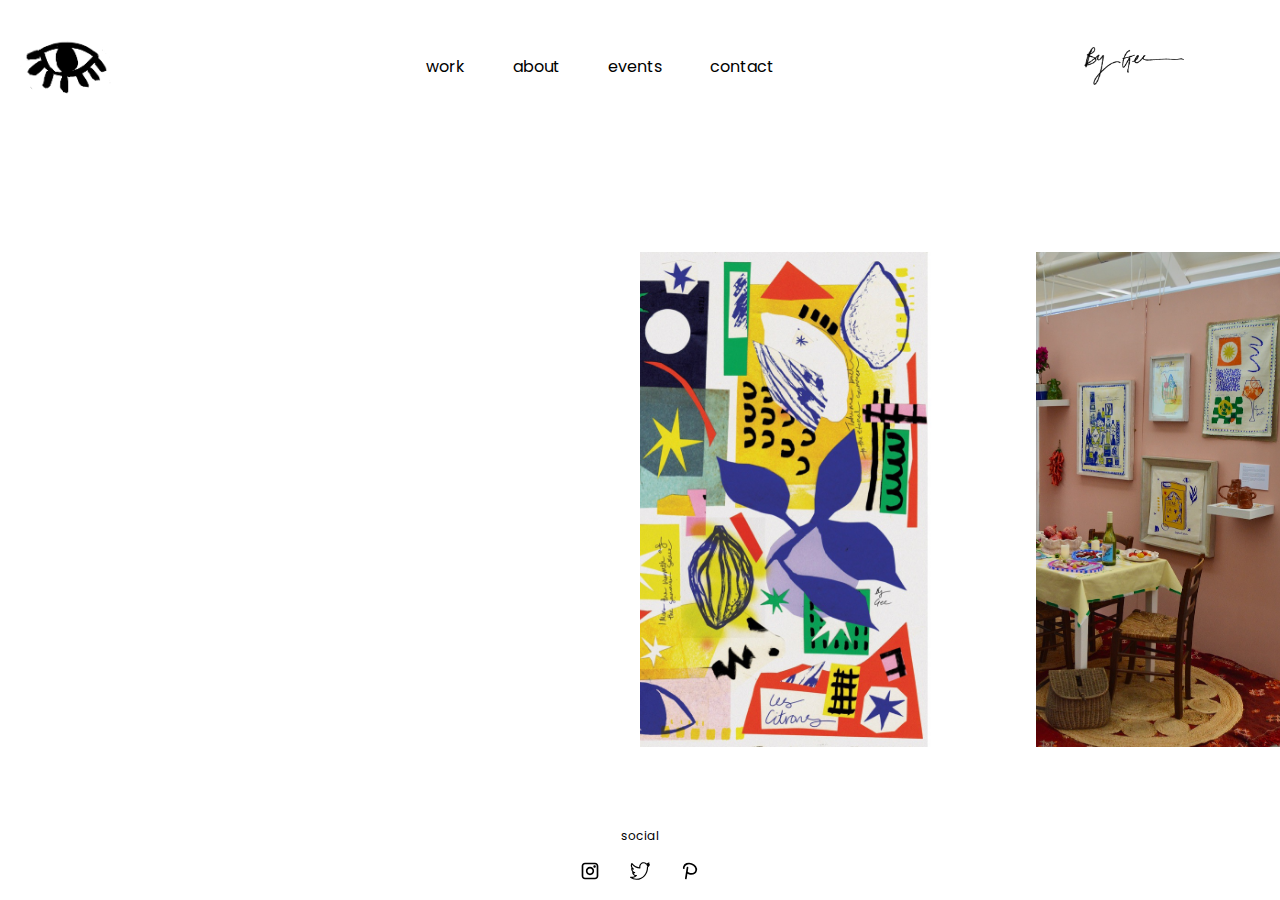
<file: index.html>
<!DOCTYPE html>
<html lang="en">
<head>
  <meta charset="UTF-8">
  <link rel="stylesheet" href="style.css">
  <link rel="icon" href="images/logo-black.svg" type="image/x-icon">
  <meta name="viewport" content="width=device-width, initial-scale=1.0">
  <title>madebygee | work</title>
</head>

<body>

  <nav>
    <div class="nav-logo">
        <img src="images/logo-black.png" alt="logo"/>
    </div>

    <ul class="nav-links">
      <li class="link"><a href="index.html">work</a></li>
      <li class="link"><a href="about.html">about</a></li>
      <li class="link"><a href="events.html">events</a></li>
      <li class="link"><a href="contact.html">contact</a></li>
    </ul>

    <div class="nav-logo">
        <img src="images/by-gee.png" alt="signature"/>
    </div>
  </nav>


  <div>
    <div id="image-track" data-mouse-down-at="0" data-prev-percentage="0">
      <!-- <img class="image" src="https://images.unsplash.com/photo-1524781289445-ddf8f5695861?ixlib=rb-4.0.3&ixid=MnwxMjA3fDB8MHxwaG90by1wYWdlfHx8fGVufDB8fHx8&auto=format&fit=crop&w=1770&q=80" alt="image" draggable="false" />
      <img class="image" src="https://images.unsplash.com/photo-1610194352361-4c81a6a8967e?ixlib=rb-4.0.3&ixid=MnwxMjA3fDB8MHxwaG90by1wYWdlfHx8fGVufDB8fHx8&auto=format&fit=crop&w=1674&q=80" alt="image" draggable="false" />
      <img class="image" src="https://images.unsplash.com/photo-1618202133208-2907bebba9e1?ixlib=rb-4.0.3&ixid=MnwxMjA3fDB8MHxwaG90by1wYWdlfHx8fGVufDB8fHx8&auto=format&fit=crop&w=1770&q=80" alt="image" draggable="false" />
      <img class="image" src="https://images.unsplash.com/photo-1495805442109-bf1cf975750b?ixlib=rb-4.0.3&ixid=MnwxMjA3fDB8MHxwaG90by1wYWdlfHx8fGVufDB8fHx8&auto=format&fit=crop&w=1770&q=80" alt="image" draggable="false" />
      <img class="image" src="https://images.unsplash.com/photo-1548021682-1720ed403a5b?ixlib=rb-4.0.3&ixid=MnwxMjA3fDB8MHxwaG90by1wYWdlfHx8fGVufDB8fHx8&auto=format&fit=crop&w=1770&q=80" alt="image" draggable="false" />
      <img class="image" src="https://images.unsplash.com/photo-1496753480864-3e588e0269b3?ixlib=rb-4.0.3&ixid=MnwxMjA3fDB8MHxwaG90by1wYWdlfHx8fGVufDB8fHx8&auto=format&fit=crop&w=2134&q=80" alt="image" draggable="false" />
      <img class="image" src="https://images.unsplash.com/photo-1613346945084-35cccc812dd5?ixlib=rb-4.0.3&ixid=MnwxMjA3fDB8MHxwaG90by1wYWdlfHx8fGVufDB8fHx8&auto=format&fit=crop&w=1759&q=80" alt="image" draggable="false" />
      <img class="image" src="https://images.unsplash.com/photo-1516681100942-77d8e7f9dd97?ixlib=rb-4.0.3&ixid=MnwxMjA3fDB8MHxwaG90by1wYWdlfHx8fGVufDB8fHx8&auto=format&fit=crop&w=1770&q=80" alt="image" draggable="false" /> -->

  
      <img class="image" src="images/image1.jpg" draggable="false" />
      <img class="image" src="images/image3.jpg" draggable="false" />
      <img class="image" src="images/image2.jpg" draggable="false" />
      <img class="image" src="images/image4.jpg" draggable="false" />
      <img class="image" src="images/image8.jpg" draggable="false" />
      <img class="image" src="images/image5.jpg" draggable="false" />
      <img class="image" src="images/image6.jpg" draggable="false" />
      <img class="image" src="images/image9.jpg" draggable="false" />
     
    </div>
  </div>

  <!-- Pop-up gallery -->
  <!-- <div class="popup" id="popup">
    <span class="popup-close" id="popup-close">×</span>
    <img class="popup-image" id="popup-image" alt="">
    <span class="popup-prev popup-nav" id="popup-prev">◄</span>
    <span class="popup-next popup-nav" id="popup-next">►</span>
  </div> -->

  <footer>
    <div class="footer-content">

      <div class="social-media-text">social</div>
      <div class="social-media-links">
        <a href="https://www.instagram.com/made__by__gee/" target="_blank" ><img src="images/insta.svg" alt="Instagram"></a>
        <a href="#" target="_blank"><img src="images/twitter.svg" alt="Twitter"></a>
        <a href="#" target="_blank"><img src="images/pinterest.svg" alt="Pinterest"></a>
      </div>
    </div>
  </footer>

  <!-- Pop-up container -->
  <!-- <div id="popup" class="popup">
    <div class="popup-content">
        <div class="close-icon" id="closePopup"></div>
        <img src="images/invitation1.png"/>
    </div>
  </div> -->
    
  <script src="script.js"></script>
</body>
</html>
</file>
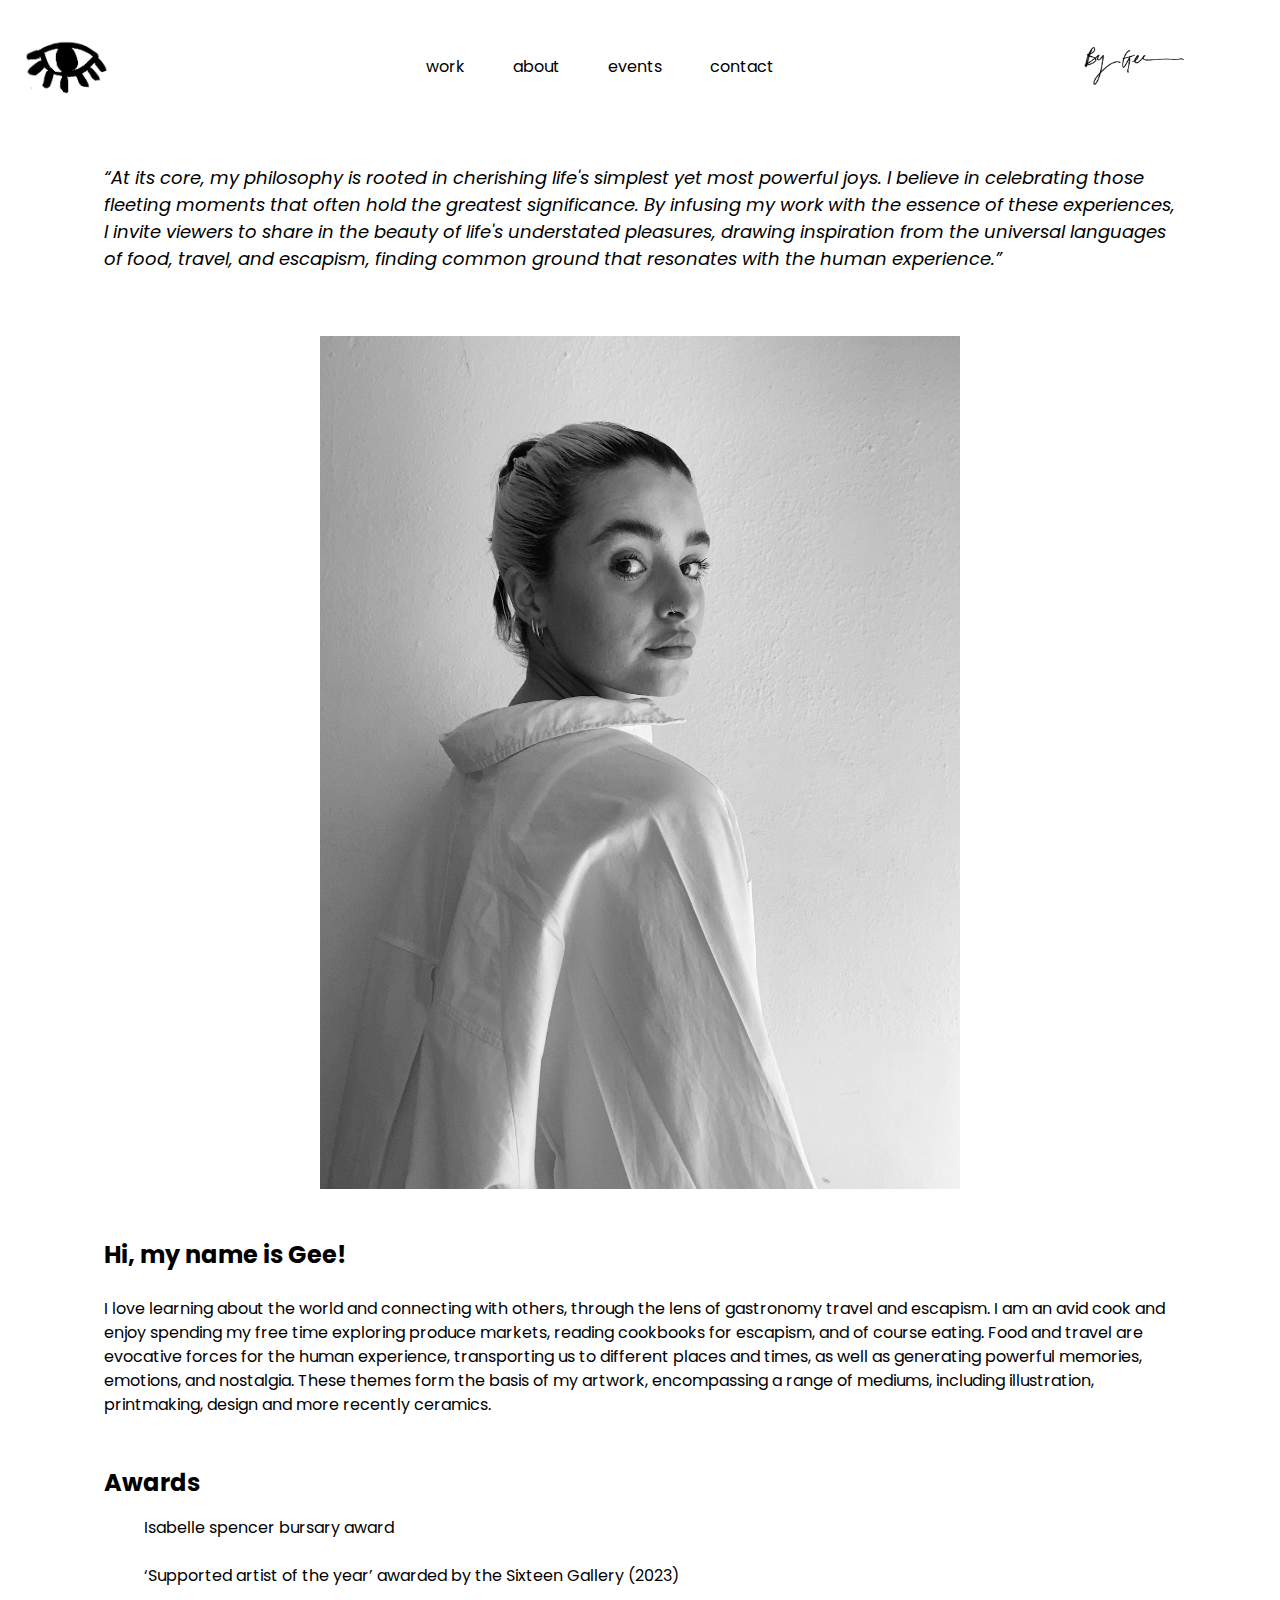
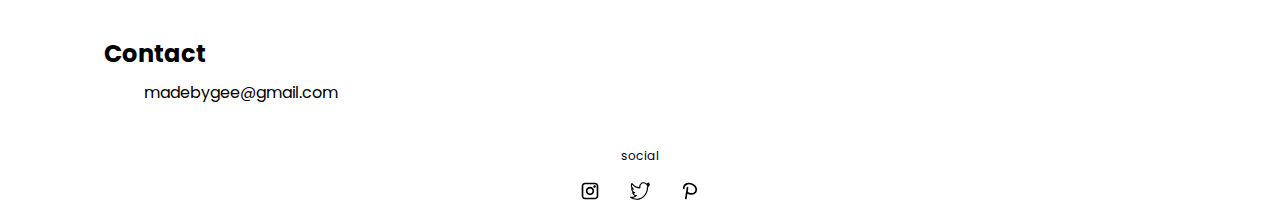
<file: about.html>
<!DOCTYPE html>
<html lang="en">
<head>
  <meta charset="UTF-8">
  <link rel="stylesheet" href="style.css">
  <link rel="icon" href="images/logo-black.svg" type="image/x-icon">
  <meta name="viewport" content="width=device-width, initial-scale=1.0">
  <title>aboutgee</title>
</head>

<body>

  <nav>
    <div class="nav-logo">
      <a href="#">
        <img src="images/logo-black.png" alt="logo" />
      </a>
    </div>

    <ul class="nav-links">
      <li class="link"><a href="index.html">work</a></li>
      <li class="link"><a href="about.html">about</a></li>
      <li class="link"><a href="events.html">events</a></li>
      <li class="link"><a href="contact.html">contact</a></li>
    </ul>

    <div class="nav-logo">
      <a href="#">
        <img src="images/by-gee.png" alt="signature"/>
      </a>
    </div>

  </nav>

  <header class="container">
    <div class="content">
      <p>“At its core, my philosophy is rooted in cherishing life's simplest yet most powerful joys. I believe in celebrating those fleeting moments that often hold the greatest significance. By infusing my work with the essence of these experiences, I invite viewers to share in the beauty of life's understated pleasures, drawing inspiration from the universal languages of food, travel, and escapism, finding common ground that resonates with the human experience.”</p>
    </div>
  </header>

  <main class="container">
    <section class="about">
        <div class="about-image">
            <img src="images/gee.jpg" alt="The artist herself">
        </div>

        <div class="about-text">
            <h2>Hi, my name is Gee!</h2>
            <br>
            <p>
              I love learning about the world and connecting with others, through the lens of gastronomy travel and escapism. I am an avid cook and enjoy spending my free time exploring produce markets, reading cookbooks for escapism, and of course eating. Food and travel are evocative forces for the human experience, transporting us to different places and times, as well as generating powerful memories, emotions, and nostalgia. These themes form the basis of my artwork, encompassing a range of mediums, including illustration, printmaking, design and more recently ceramics. 
              </p>
        </div>
    </section>
    <section class="awards">
        <h2 class="awards-header">Awards</h2>
        <ul>
            <li class="indent">Isabelle spencer bursary award </li>
            <li><br></li>
            <li class="indent">‘Supported artist of the year’ awarded by the Sixteen Gallery (2023) </li>
        </ul>
    </section>
    <section class="contact-about">
        <h2>Contact</h2>
        <ul>
            <li><a href="mailto:madebygee@gmail.com?subject=Inquiry&body=Hello%20Gee,">madebygee@gmail.com</a></li>
            <!-- <li class="indent">@madebygee</li> -->
            <!-- Add more contact information as needed -->
        </ul>
    </section>
  </main>

  <footer>
    <div class="footer-content">

      <div class="social-media-text">social</div>
      <div class="social-media-links">
        <a href="https://www.instagram.com/made__by__gee/" target="_blank" ><img src="images/insta.svg" alt="Instagram"></a>
        <a href="#" target="_blank"><img src="images/twitter.svg" alt="Twitter"></a>
        <a href="#" target="_blank"><img src="images/pinterest.svg" alt="Pinterest"></a>
      </div>
    </div>
  </footer>

  <script src="script.js"></script>
  
</body>
</html>
</file>
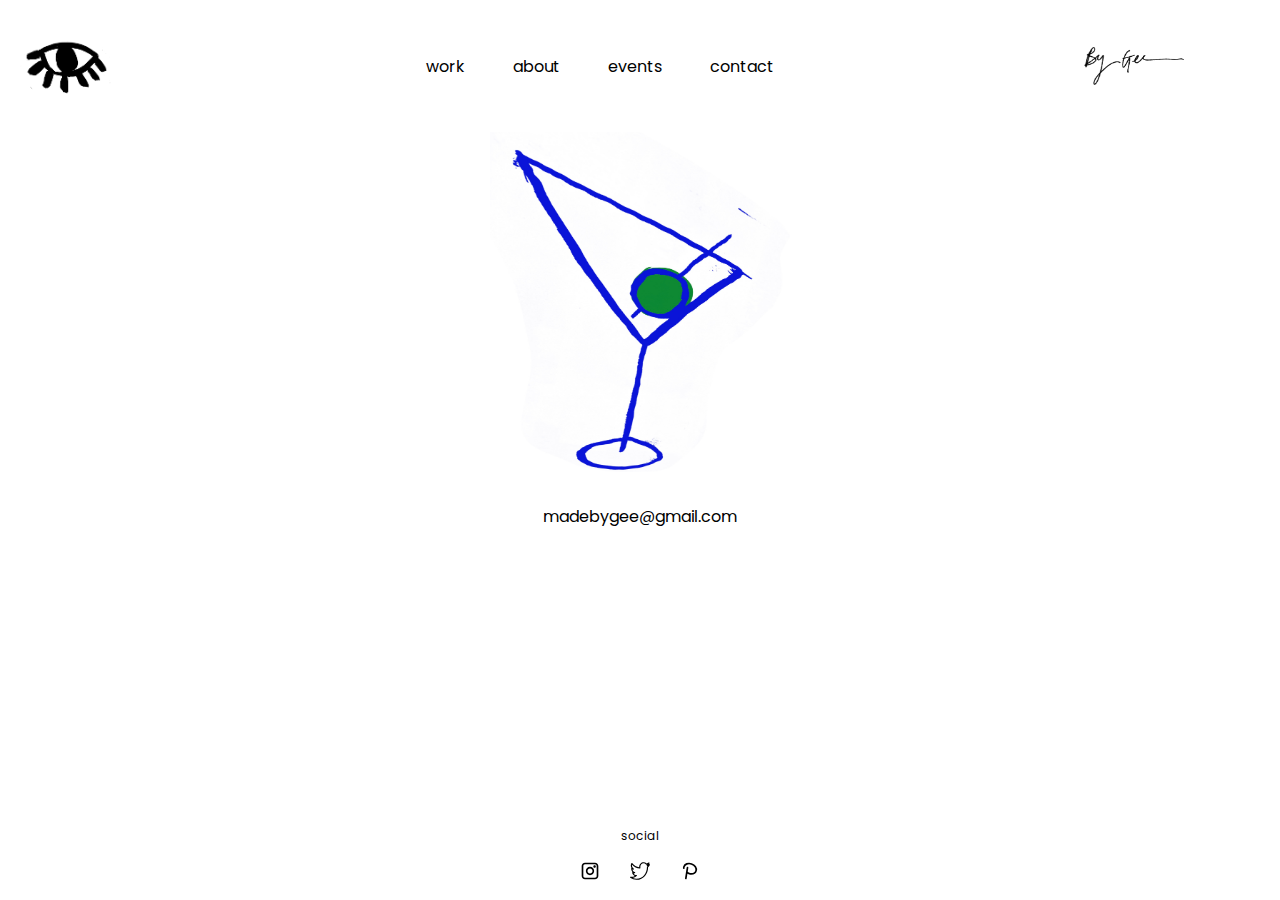
<file: contact.html>
<!DOCTYPE html>
<html lang="en">
<head>
    <meta charset="UTF-8">
    <link rel="stylesheet" href="style.css">
    <link rel="icon" href="images/logo-black.svg" type="image/x-icon">
    <meta name="viewport" content="width=device-width, initial-scale=1.0">
    <title>madebygee | contact</title>
</head>
<body>
  <nav>
    <div class="nav-logo">
      <img src="images/logo-black.png" alt="logo"/>
    </div>

    <ul class="nav-links">
      <li class="link"><a href="index.html">work</a></li>
      <li class="link"><a href="about.html">about</a></li>
      <li class="link"><a href="events.html">events</a></li>
      <li class="link"><a href="contact.html">contact</a></li>
    </ul>

    <div class="nav-logo">
      <img src="images/by-gee.png" alt="signature"/>
    </div>
  </nav>

    <div class="contact-container">
      <div class="center-content">
  
        <img src="images/cocktail.png" alt="cocktail"/>


        <a href="mailto:madebygee@gmail.com?subject=Inquiry&body=Hello%20Gee,">madebygee@gmail.com</a>

      </div>
    </div>



  <footer>
    <div class="footer-content">

      <div class="social-media-text">social</div>
      <div class="social-media-links">
        <a href="https://www.instagram.com/made__by__gee/" target="_blank" ><img src="images/insta.svg" alt="Instagram"></a>
        <a href="#" target="_blank"><img src="images/twitter.svg" alt="Twitter"></a>
        <a href="#" target="_blank"><img src="images/pinterest.svg" alt="Pinterest"></a>
      </div>
    </div>
  </footer>

</body>
</html>
</file>
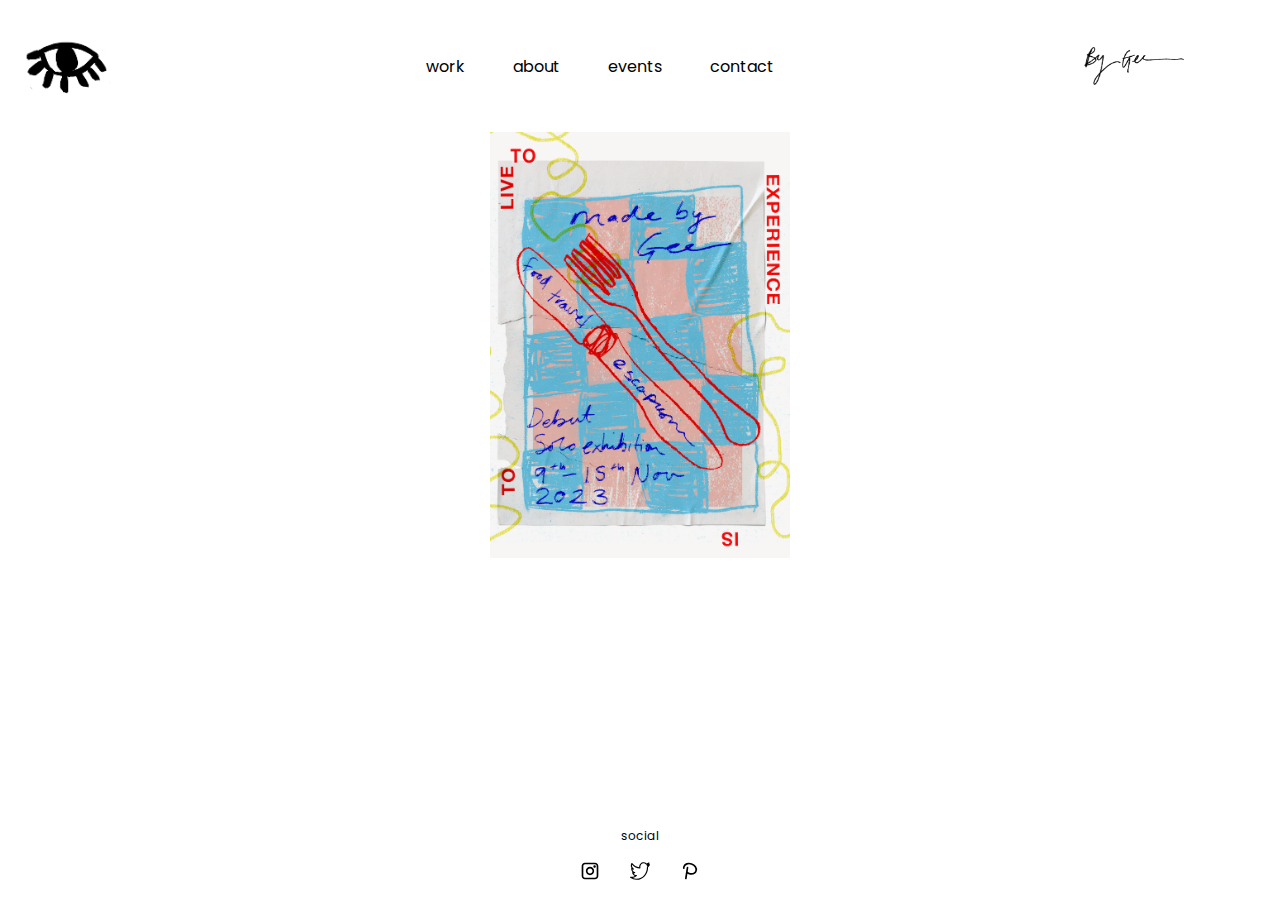
<file: events.html>
<!DOCTYPE html>
<html lang="en">
<head>
    <meta charset="UTF-8">
    <link rel="stylesheet" href="style.css">
    <link rel="icon" href="images/logo-black.svg" type="image/x-icon">
    <meta name="viewport" content="width=device-width, initial-scale=1.0">
    <title>madebygee | events</title>
</head>
<body>
  <nav>
    <div class="nav-logo">
      <img src="images/logo-black.png" alt="logo"/>
    </div>

    <ul class="nav-links">
      <li class="link"><a href="index.html">work</a></li>
      <li class="link"><a href="about.html">about</a></li>
      <li class="link"><a href="events.html">events</a></li>
      <li class="link"><a href="contact.html">contact</a></li>
    </ul>

    <div class="nav-logo">
      <img src="images/by-gee.png" alt="signature"/>
    </div>
  </nav>

  <div class="event-container">
    <div class="center-container">

      <img src="images/invitation1.png" alt="Invitation">

    </div>
  </div>




  <footer>
    <div class="footer-content">

      <div class="social-media-text">social</div>
      <div class="social-media-links">
        <a href="https://www.instagram.com/made__by__gee/" target="_blank" ><img src="images/insta.svg" alt="Instagram"></a>
        <a href="#" target="_blank"><img src="images/twitter.svg" alt="Twitter"></a>
        <a href="#" target="_blank"><img src="images/pinterest.svg" alt="Pinterest"></a>
      </div>
    </div>
  </footer>

</body>
</html>
</file>
<file: style.css>
@import url('https://fonts.googleapis.com/css2?family=Poppins:wght@300;400;500;600;700&family=Roboto+Slab:wght@300;400;700&display=swap');

* {
  padding: 0;
  margin: 0;
  outline: none;
  border: none;
  box-sizing: border-box;
}


body {
  font-family: 'Poppins', sans-serif;
  height: 100vh;
  background-color: white;
  margin: 0rem;
  display: flex;
  flex-direction: column;
}

h1 {
  font-size: 24px;
  margin-bottom: 10px;
}

p {
  font-size: 16px;
  line-height: 1.5;
}

/* NAVIGATION BAR */

nav {
  max-width: 1200px;
  /* margin: auto; */
  padding: 1rem 1rem;
  display: flex;
  align-items: center;
  justify-content: space-between;
  gap: 1rem;
}

.nav-logo {
  max-width: 100px;
}

.nav-links {
  list-style: none;
  display: flex;
  align-items: center;
  gap: 3rem;
}

 a {
  /* position: relative; */
  color: black;
  transition: color 0.3s ease;
  text-decoration: none;
}

a:hover {
  color: darkgray;
}

 a:active {
  color: darkgray;
}

img {
  width: 100%;
  display: flex;
}

/* END OF NAVIGATION BAR STYLING */

/* IMAGE SLIDER STYLING */

#image-track {
  display: flex;
  gap: 4vmin;
  position: absolute;
  left: 50%;
  top: 50%;
  transform: translate(0%, -40%); 
  width: max-content;
  user-select: none; 
  overflow: hidden; /* Hide overflow on mobile */
  touch-action: pan-y; /* Enable vertical touch scrolling */
}

#image-track > .image {
  width: 40vmin;
  height: 55vmin;
  object-fit: cover;
  object-position: 100% center;
  user-select: none;
  pointer-events: none;
}

/* END OF IMAGE SLIDER STYLING */

/* FOOTER styling */

footer {
  text-align: center;
  padding: 10px;
  margin-top: auto;
  margin-bottom: 9px;
}

.footer-content {
  display: flex;
  flex-direction: column;
  align-items: center;
  justify-content: center;
  gap: 1rem;
}

.footer-content img {
  max-width: 50px;
  height: auto;
}


.social-media-links {
  display: flex;
  gap: 10px; 
  order: 2;
}

.social-media-links a {
  margin: 0 10px; 
  text-decoration: none; 
}

.social-media-text {
  display: flex;
  font-size: 12px;
  order: 1;
}

/* END OF FOOTER STYLING */


/* ABOUT PAGE STYLING */ 

.content > p {
  font-size: 18px;
  font-style: italic;
}

.page-break > img {
  display: flex;
  align-items: center;
  justify-content: center;
  width: 20vw;
}

main {
  max-width: 1200px;
  margin: 20px auto;
  padding: 0 20px;
}

.container {
  max-width: 1200px;
  margin: auto;
  padding: 2rem 4rem;
}

.about {
  display: flex;
  flex-direction: column; /* Stack elements vertically */
  text-align: start; /* Center text on smaller screens */
  align-items: center;
}

.about-image img {
  width: 50vw; 
  margin-right: 0; /* Remove margin for smaller screens */
  height: auto;
  /* border-radius: 33%; Create a circular image */
  margin-bottom: 3rem;
}

.about-text {
  flex: 1;
}

.about-text p {
  font-size: 16px;
}

.awards {
  margin-top: 3rem;
}

.awards-header {
  margin-bottom: 1rem;
}

.contact-about {
  margin-top: 3rem;
}

.contact-about h2 {
  font-size: 24px;
  margin-bottom: 10px;
}

.awards  > ul,
.contact-about > ul {
  list-style: none;
}

.awards > ul li,
.contact-about > ul li {
  font-size: 16px;
  line-height: 1.5;
  padding-left: 40px; /* Adjust the desired amount of indentation */
}

/* END OF ABOUT PAGE STYLING */ 


/* CONTACT PAGE STYLING */

.contact-container {
  display: flex;
  justify-content: center;
  align-items: center;
  text-align: center;
}

.center-content {
  display: flex;
  flex-direction: column;
  align-items: center;
}

.center-content img {
  max-width: 300px;
  height: auto;
  margin-bottom: 2rem;
}

.center-content p {
  margin: 0;
}

/* END OF CONTACT PAGE STYLING */

/* EVENT PAGE STYLING */

.event-container {
  display: flex;
  justify-content: center;
  align-items: center;
}

.center-container {
  text-align: center;
}

.center-container img {
  max-width: 300px;
  height: auto;
}

/* END OF EVENT PAGE STYLING */


/* POP UP CONTAINER STYLING */

/* .popup {
  display: none;
  position: fixed;
  top: 0;
  left: 0;
  width: 100%;
  height: 100%;
  background-color: rgba(0, 0, 0, 0.9);
  z-index: 999;
  display: flex;
  justify-content: center;
  align-items: center;
}

.popup-content {
  background-color: white;
  padding: 20px;
  max-width: 50vw;
  text-align: center;
  position: relative; 
}

.close-icon {
  position: absolute;
  top: 10px;
  right: 10px;
  width: 30px; 
  height: 30px;
  cursor: pointer;
}

.close-icon::before,
.close-icon::after {
    content: '';
    position: absolute;
    top: 50%;
    left: 50%;
    width: 2px; 
    height: 20px; 
    background-color: #333; 
    transform: translate(-50%, -50%) rotate(45deg);
}

.close-icon::after {
    transform: translate(-50%, -50%) rotate(-45deg); 
}

.close-icon:hover::before,
.close-icon:hover::after {
    background-color: #999; 
}

#popup > .image {
  max-width: 300px; 
  display: flex; 
  justify-content: center; 
  align-items: center; 
} */

/* END OF POP UP CONTAINER STYLING */

/* MEDIA QUERIES*/

/* Mobile Devices (320px — 480px) */
@media screen and (max-width: 480px) {

  .nav-logo {
    max-width: 50px; /* Decrease image size */
    margin-bottom: 0.5rem; /* Add spacing between elements */
  }

  .nav-links {
    gap: 0.5rem; /* Adjust gap between links */
  }

  a {
    font-size: 13px; /* Decrease font size */
  }

  .container {
    max-width: 100%;
    margin: 0 10px; /* Adjust the margin value as needed */
    padding: 20px;
    box-sizing: border-box;
  }

  .content p,
  .about-text p {
      font-size: 15px; /* Adjust the font size as needed */
  }

  .about-text h2 {
      font-size: 20px; /* Adjust the font size as needed */
  }

  .contact-about a {
    font-size: 14px;
  }

  .contact-container {
    height: 100vh; /* Makes the container full height of the viewport */
    display: flex;
    align-items: center;
    justify-content: center;
}

.center-content {
    text-align: center;
}

.center-content img {
    max-width: 90%;
    height: auto;
}

.center-content a {
    display: block;
    font-size: 16px; /* Adjust the font size as needed */
    margin-top: 20px; /* Add spacing between the image and the email link */
}

.event-container {
  height: 100vh; /* Makes the container full height of the viewport */
  display: flex;
  align-items: center;
  justify-content: center;
}

.center-container img {
  max-width: 90%;
  height: auto;
  margin-left: auto;
  margin-right: auto;
}

#image-track > .image {
  width: 250px;
  height: 300px;
  object-fit: cover;
  object-position: 100% center;
  user-select: none;
  pointer-events: none;
}

/* .popup-content {
  max-width: 70%;
  padding: 10px;
}


.close-icon {
  font-size: 16px;
  top: 5px;
  right: 5px;
} */

}

/* iPads and Tablets (481px — 768px) */
@media screen and (min-width: 481px) and (max-width: 650px) {
  
  .nav-logo {
    max-width: 75px; /* Decrease image size */
    margin-bottom: 0.5rem; 
  }

  .nav-links {
    gap: 1rem; 
  }

  a {
    font-size: 14px; /* Decrease font size */
  }

  /* .popup-content {
    max-width: 90%;
    padding: 10px;
  }

  .close-icon {
    font-size: 16px;
    top: 5px;
    right: 5px;
  } */

}

/* Midway (769px - 897px) */

@media screen and (min-width: 651px) and (max-width: 825px) {
  .nav-logo {
    max-width: 100px; /* Decrease image size */
    margin-bottom: 0.5rem; 
  }

  .nav-links {
    gap: 2rem; 
  }

  a {
    font-size: 15px; /* Decrease font size */
  }
  
}


/* Laptops and small screens (769px — 1024px) */
@media screen and (min-width: 826px) and (max-width: 1024px) {
  .nav-logo {
    max-width: 100px; /* Decrease image size */
    margin-bottom: 0.5rem; 
  }

  .nav-links {
    gap: 2rem; 
  }

  a {
    font-size: 16px; /* Decrease font size */
  }
  
  .about {
    margin-top: 3rem;
    flex-direction: row; /* Side by side layout for larger screens */
    justify-content: space-between; /* Space between image and text */
    
    align-items: flex-start; /* Align items to the top */
  }

  .about-image img {
      width: 300px; /* Reset the image width */
      margin-right: 2rem; /* Add margin between image and text */
      margin-bottom: 0; /* Remove bottom margin for image */
  }

  .about-text {
      flex: 1;
      /* margin-top: 5px; */
  }

  .about-text > p{
    font-size: 16px;
  }
}

/* Large screens and Desktops (1025px — 1200px) */
@media screen and (min-width: 1025px) and (max-width: 1200px) {
  /* Add specific styles for this screen size if needed */
}

/* TV and Extra Large Screens (1201px and more) */
@media screen and (min-width: 1201px) {
  /* Add specific styles for this screen size if needed */
}
</file>
